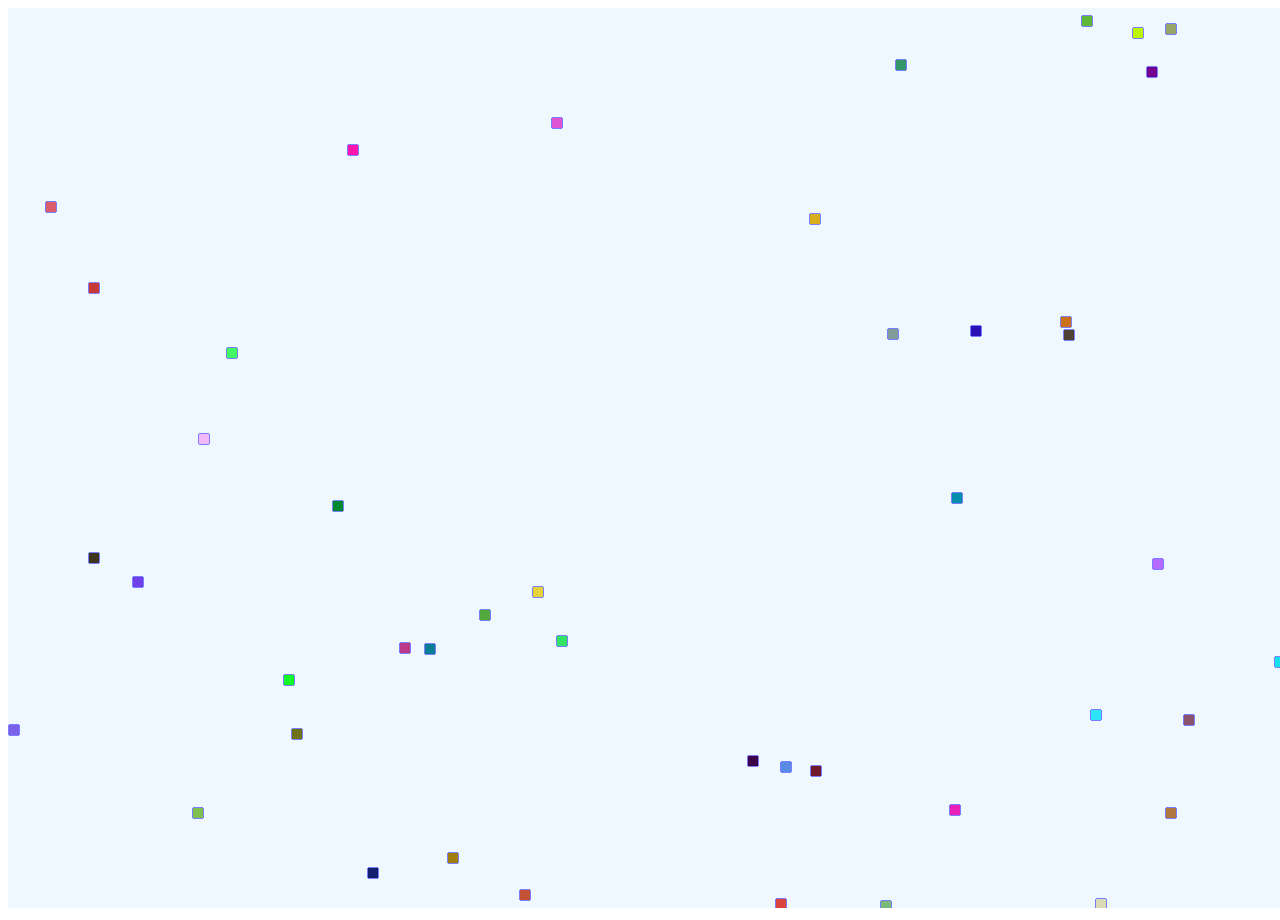
<file: html/02blocz/index.html>
<!DOCTYPE html>
<html lang="en" dir="ltr">
  <head>
    <meta charset="utf-8">
    <link rel="stylesheet" href="style.css">
    <title>02 blocz</title>
  </head>
  <body>
    <canvas id="canvas"></canvas>
    <script src="script.js" charset="utf-8"></script>
  </body>
</html>
</file>
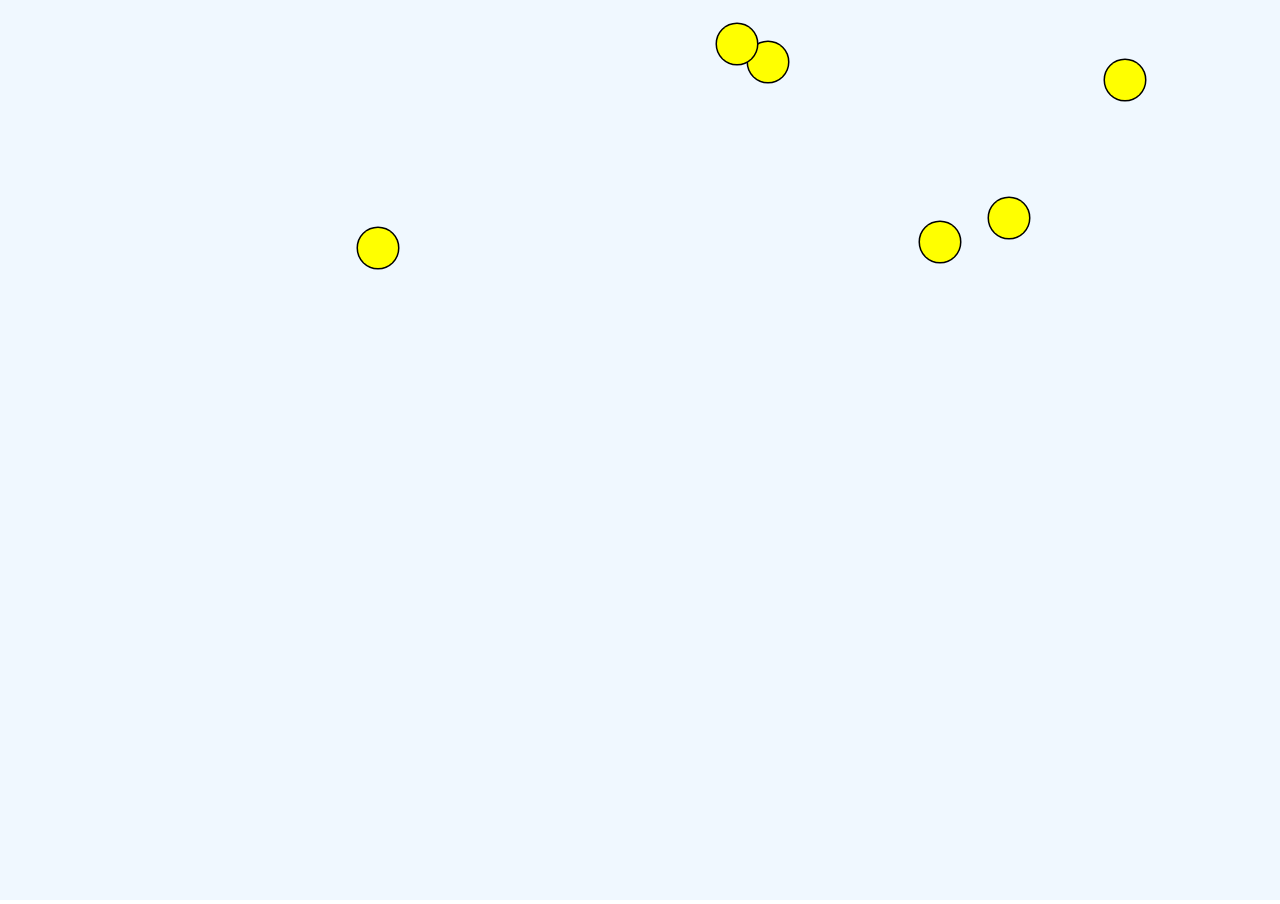
<file: html/04spawningBalls/index.html>
<!DOCTYPE html>
<html lang="en" dir="ltr">
  <head>
    <meta charset="utf-8">
    <link rel="stylesheet" href="style.css">
    <title>pong2</title>
  </head>
  <body>
    <canvas id="canvas" width="300" height="300"></canvas>
    <script src="script.js" charset="utf-8"></script>
  </body>
</html>
</file>
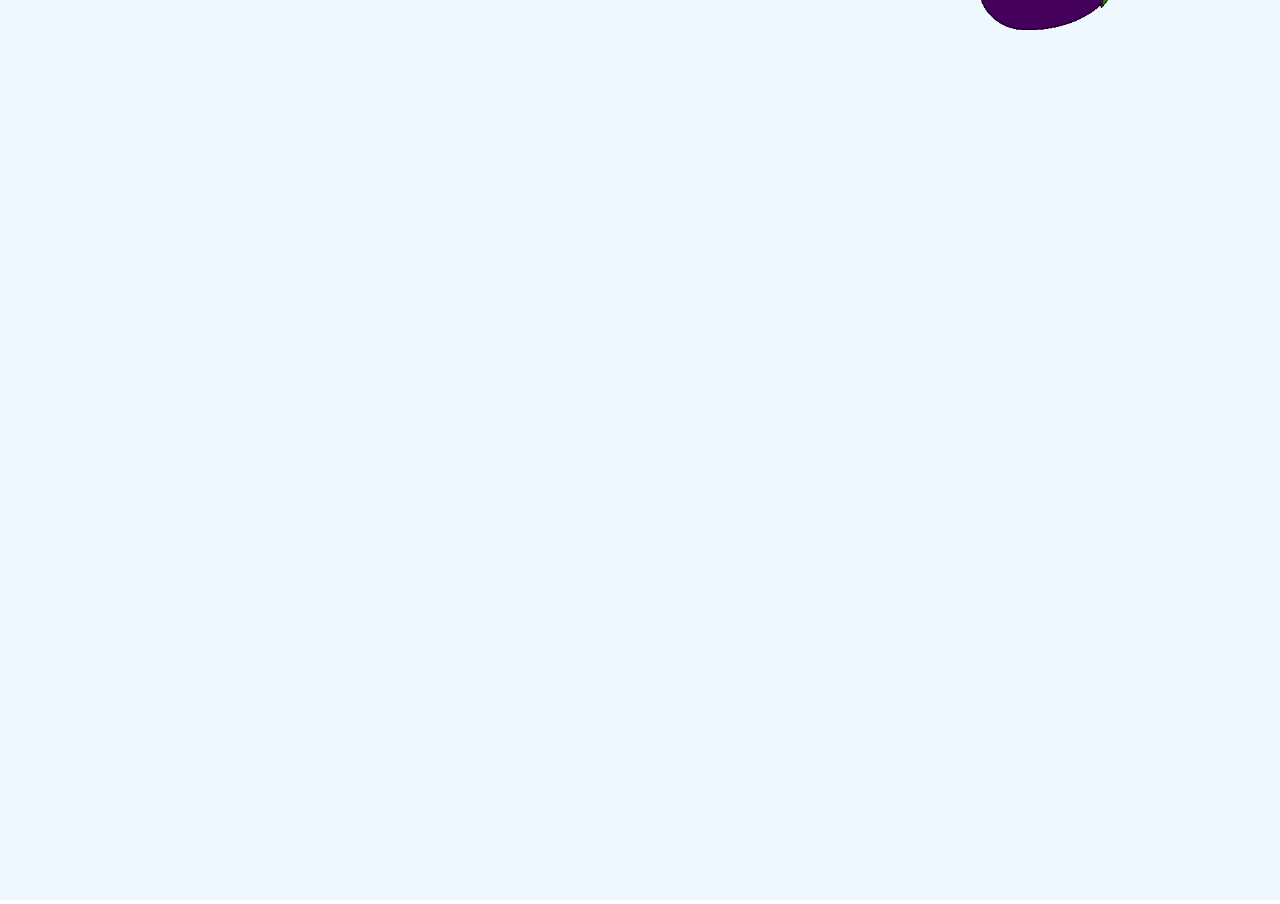
<file: html/06spawningImages/index.html>
<!DOCTYPE html>
<html lang="en" dir="ltr">
  <head>
    <meta charset="utf-8">
    <link rel="stylesheet" href="style.css">
    <title>spawning images</title>
  </head>
  <body>
    <canvas id="canvas" width="300" height="300"></canvas>
    <script src="script.js" charset="utf-8"></script>
  </body>
</html>
</file>
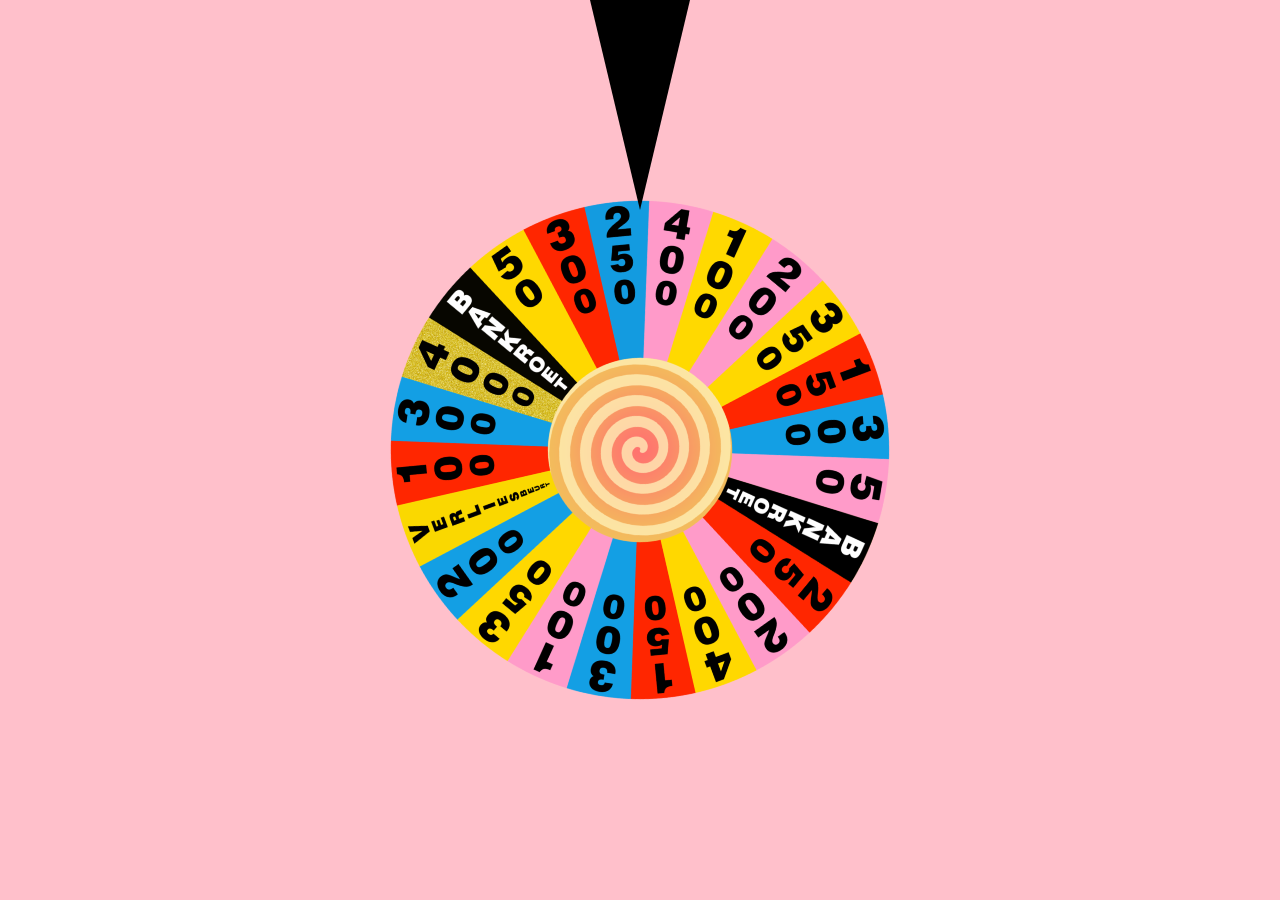
<file: html/radVanFortuin/index.html>
<!DOCTYPE html>
<html lang="en" dir="ltr">
  <head>
    <link rel="stylesheet" href="style.css">
    <meta charset="utf-8">
    <title>rad van fortuin</title>
  </head>
  <body>
    <canvas id="canvas" width="300" height="300"></canvas>
    <script src="script.js" charset="utf-8"></script>

  </body>
</html>
</file>
<file: html/02blocz/style.css>
body{
  background-color: white;
}

#canvas{
  background-color: aliceblue;
}
</file>
<file: html/04spawningBalls/style.css>
body{
  margin: 0;
  padding: 0;
  overflow: hidden
}

canvas{
  background-color: aliceblue;
}
</file>
<file: html/06spawningImages/style.css>
body{
  margin: 0;
  padding: 0;
  overflow: hidden
}

canvas{
  background-color: aliceblue;
}
</file>
<file: html/radVanFortuin/style.css>
body{
  padding: 0;
  margin: 0;
  overflow: hidden;
}

canvas{
  background-color: pink;
}
</file>
